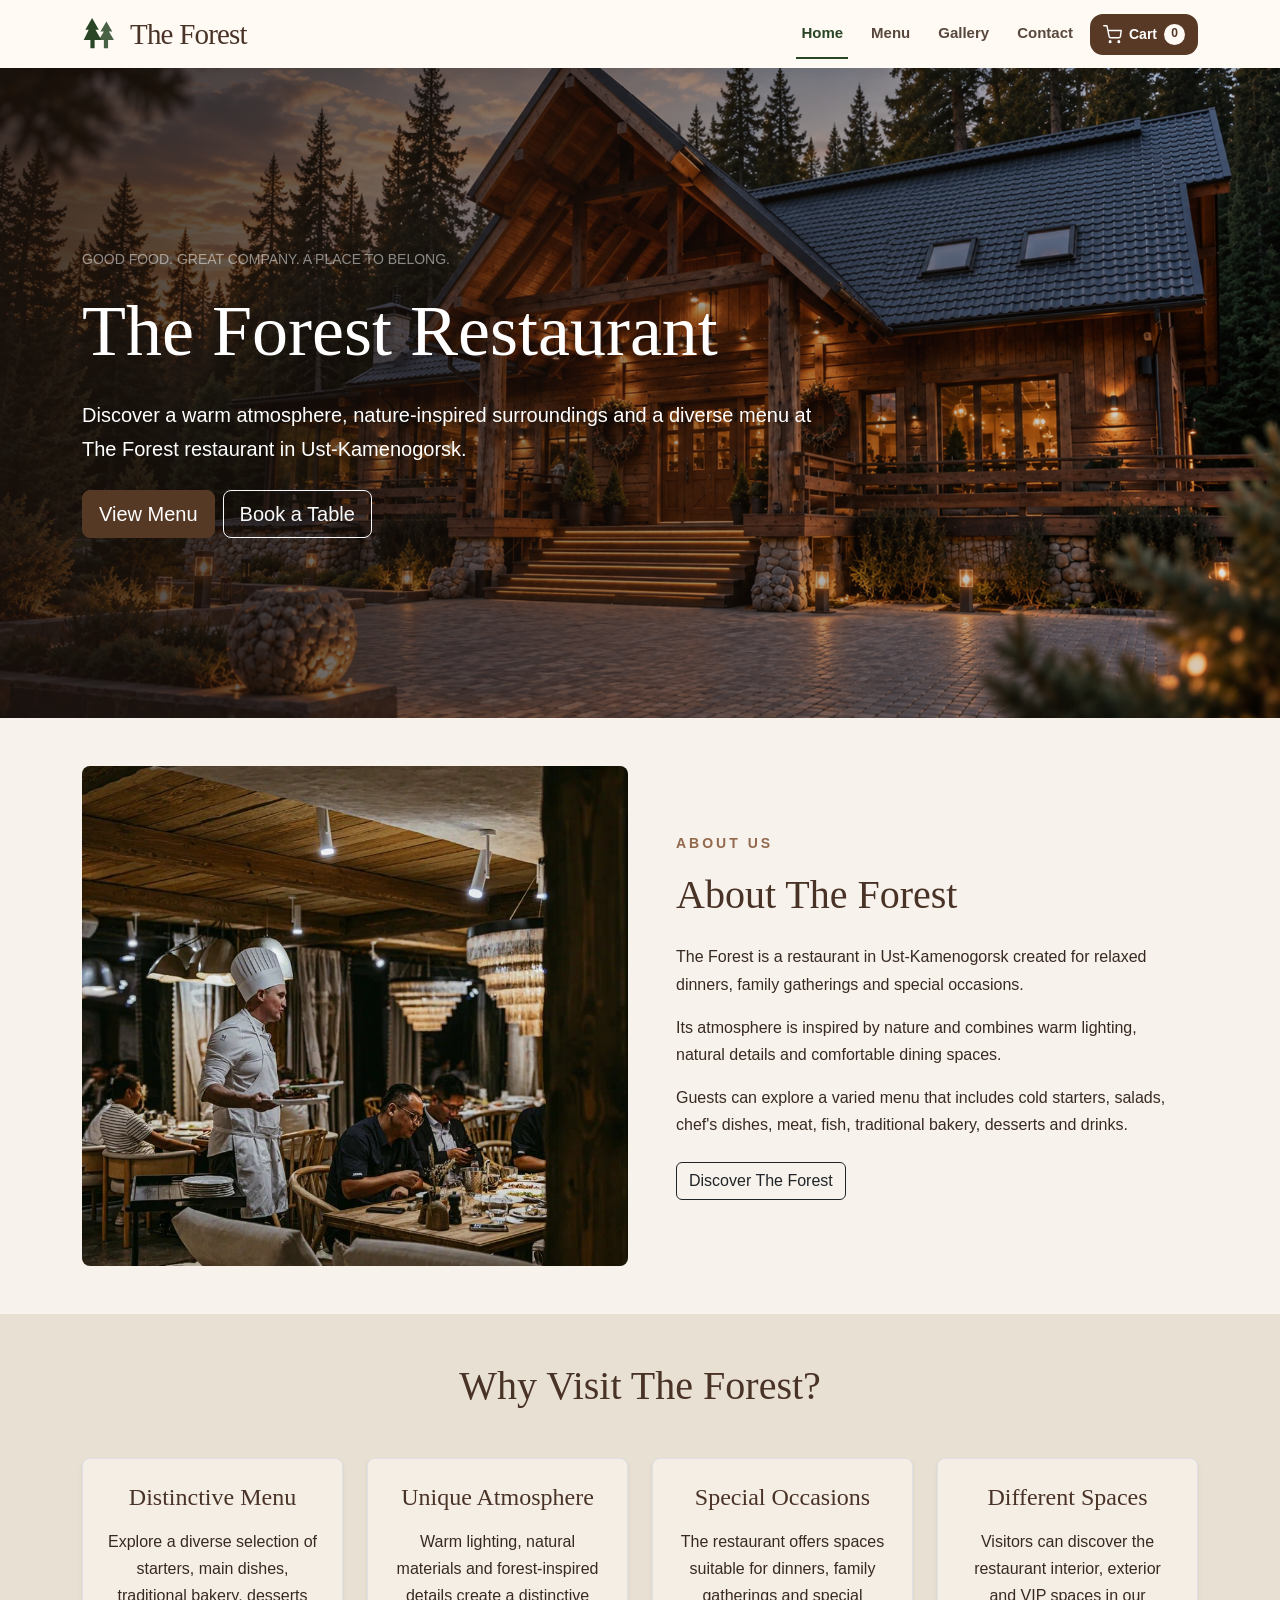
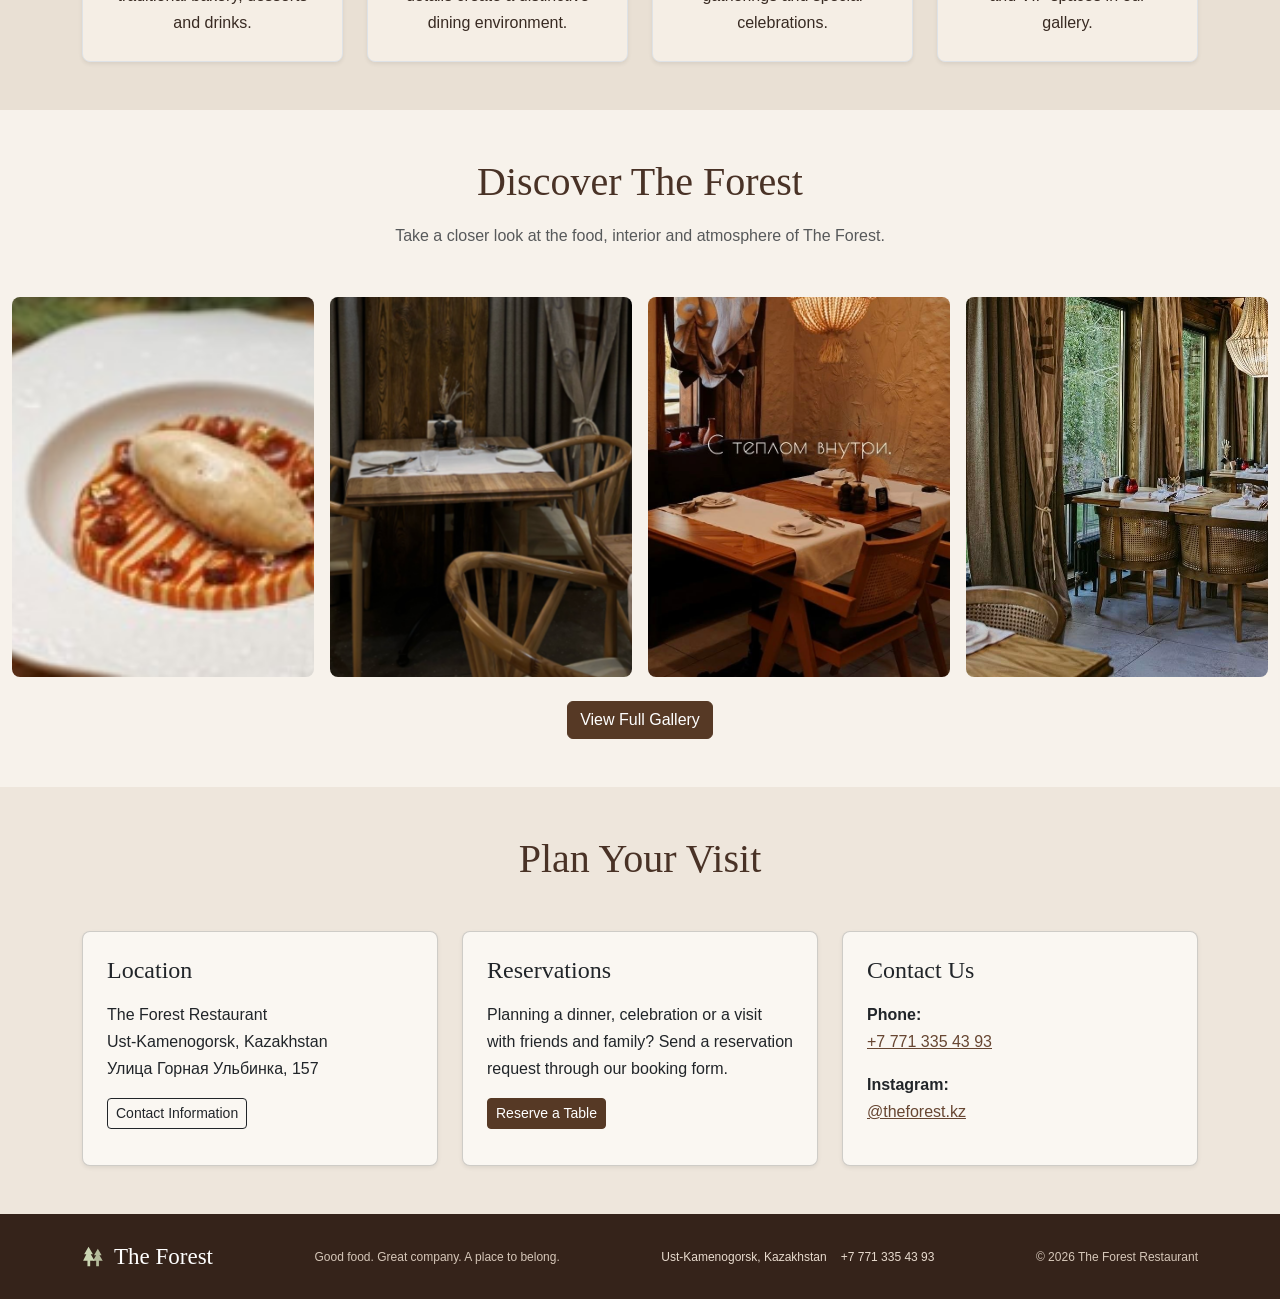
<file: index.html>
<!DOCTYPE html>
<html lang="en">

<head>
    <meta charset="UTF-8">
    <meta name="viewport" content="width=device-width, initial-scale=1.0">

    <meta name="description"
          content="The Forest restaurant in Ust-Kamenogorsk. Discover our menu, atmosphere, gallery and reservation information.">
    <meta name="author" content="Baktiyarova Aruzhan">

    <title>The Forest | Home</title>

    
    <link href="https://cdn.jsdelivr.net/npm/bootstrap@5.3.8/dist/css/bootstrap.min.css"
          rel="stylesheet">

   
    <link rel="stylesheet" href="style.css">

    <link rel="icon" href="images/your-logo.png" type="image/png">
</head>

<body id="top">


<header class="site-header sticky-top">
    <nav class="navbar navbar-expand-lg forest-navbar"
         aria-label="Main navigation">

        <div class="container">

            <a class="navbar-brand forest-brand" href="index.html">
                
<svg class="forest-logo"
     width="37" height="38"
     viewBox="0 0 44 44"
     fill="none"
     aria-hidden="true">
    <path d="M12 3 4 17h4L2 29h8v10h5V29h8l-7-12h4L12 3Z"
          fill="currentColor"/>
    <path d="m29 7-7 12h4l-6 10h6v10h5V29h7l-6-10h4L29 7Z"
          fill="currentColor" opacity=".85"/>
</svg>

                <span>The Forest</span>
            </a>

            <div class="site-header-actions order-lg-3">

                <a href="menu.html#forest-cart"
                   class="btn header-cart"
                   aria-label="Open shopping cart">

                    
<svg width="19" height="19"
     viewBox="0 0 24 24"
     fill="none"
     stroke="currentColor"
     stroke-width="1.8"
     stroke-linecap="round"
     stroke-linejoin="round"
     aria-hidden="true">
    <circle cx="9" cy="21" r="1"/>
    <circle cx="20" cy="21" r="1"/>
    <path d="M1 1h4l2.7 13.4a2 2 0 0 0 2 1.6H20a2 2 0 0 0 2-1.6l1-7.4H6"/>
</svg>
<span>Cart</span>


                    <span id="cart-count" class="cart-count">
                        0
                    </span>
                </a>

                <button class="navbar-toggler"
                        type="button"
                        data-bs-toggle="collapse"
                        data-bs-target="#forest-navigation"
                        aria-controls="forest-navigation"
                        aria-expanded="false"
                        aria-label="Toggle navigation">

                    <span class="navbar-toggler-icon"></span>
                </button>

            </div>

            <div class="collapse navbar-collapse order-lg-2"
                 id="forest-navigation">

                <div class="navbar-nav ms-lg-auto">

                    <a class="nav-link" href="index.html">
                        Home
                    </a>

                    <a class="nav-link" href="menu.html">
                        Menu
                    </a>

                    <a class="nav-link" href="gallery.html">
                        Gallery
                    </a>

                    <a class="nav-link" href="contact.html">
                        Contact
                    </a>

                </div>
            </div>

        </div>
    </nav>
</header>


    <main>

        <section class="hero d-flex align-items-center py-5 text-white">
            <div class="container">
                <div class="row">
                    <div class="col-12 col-md-8">

                        <p class="small text-uppercase text-white-50 mb-3">
                            Good food. Great company. A place to belong.
                        </p>

                        <h1 class="display-2 fw-normal text-white mb-4">
                            The Forest Restaurant
                        </h1>

                        <p class="lead text-white mb-4">
                            Discover a warm atmosphere,
                            nature-inspired surroundings and a diverse
                            menu at The Forest restaurant in
                            Ust-Kamenogorsk.
                        </p>

                        <div class="d-flex flex-wrap gap-2">
                            <a href="menu.html"
                               class="btn btn-forest btn-lg">
                                View Menu
                            </a>

                            <a href="contact.html#reservation"
                               class="btn btn-outline-light btn-lg">
                                Book a Table
                            </a>
                        </div>

                    </div>
                </div>
            </div>
        </section>

      
        <section class="about py-5">
            <div class="container">
                <div class="row align-items-center g-4">

                    <div class="col-12 col-md-6">
                        <img src="images/interior.jpg"
                             class="img-fluid w-100 rounded-3 about-image"
                             alt="Dining area inside The Forest restaurant">
                    </div>

                    


                    <div class="col-12 col-md-6">
                        <div class="p-3 p-lg-4">

                            <p class="section-name small text-uppercase fw-bold mb-3">
                                ABOUT US
                            </p>

                            <h2 class="display-6 mb-4">
                                About The Forest
                            </h2>

                            <p>
                                The Forest is a restaurant in
                                Ust-Kamenogorsk created for relaxed
                                dinners, family gatherings and special
                                occasions.
                            </p>

                            <p>
                                Its atmosphere is inspired by nature
                                and combines warm lighting, natural
                                details and comfortable dining spaces.
                            </p>

                            <p>
                                Guests can explore a varied menu that
                                includes cold starters, salads,
                                chef's dishes, meat, fish,
                                traditional bakery, desserts and drinks.
                            </p>

                            <a href="gallery.html"
                               class="btn btn-outline-dark mt-2">
                                Discover The Forest
                            </a>

                        </div>
                    </div>

                </div>
            </div>
        </section>

    
        <section class="why py-5">
            <div class="container">

                <h2 class="display-6 text-center mb-5">
                    Why Visit The Forest?
                </h2>

                <div class="row g-4">

                    <div class="col-12 col-md-6 col-lg-3">
                        <article class="reason-card h-100 p-4 border rounded-3 text-center shadow-sm">
                            <h3 class="fs-4 mb-3">
                                Distinctive Menu
                            </h3>
                            <p class="mb-0">
                                Explore a diverse selection of starters,
                                main dishes, traditional bakery,
                                desserts and drinks.
                            </p>
                        </article>
                    </div>

                    <div class="col-12 col-md-6 col-lg-3">
                        <article class="reason-card h-100 p-4 border rounded-3 text-center shadow-sm">
                            <h3 class="fs-4 mb-3">
                                Unique Atmosphere
                            </h3>
                            <p class="mb-0">
                                Warm lighting, natural materials and
                                forest-inspired details create a
                                distinctive dining environment.
                            </p>
                        </article>
                    </div>

                    <div class="col-12 col-md-6 col-lg-3">
                        <article class="reason-card h-100 p-4 border rounded-3 text-center shadow-sm">
                            <h3 class="fs-4 mb-3">
                                Special Occasions
                            </h3>
                            <p class="mb-0">
                                The restaurant offers spaces suitable
                                for dinners, family gatherings and
                                special celebrations.
                            </p>
                        </article>
                    </div>

                    <div class="col-12 col-md-6 col-lg-3">
                        <article class="reason-card h-100 p-4 border rounded-3 text-center shadow-sm">
                            <h3 class="fs-4 mb-3">
                                Different Spaces
                            </h3>
                            <p class="mb-0">
                                Visitors can discover the restaurant
                                interior, exterior and VIP spaces
                                in our gallery.
                            </p>
                        </article>
                    </div>

                </div>
            </div>
        </section>

  
        <section class="gallery-preview py-5">
            <div class="container-fluid">

                <h2 class="display-6 text-center mb-3">
                    Discover The Forest
                </h2>

                <p class="text-center text-muted mb-5">
                    Take a closer look at the food,
                    interior and atmosphere of The Forest.
                </p>

                <div class="row g-3">

                    <div class="col-12 col-md-6 col-lg-3">
                        <img src="images/gallery1.jpg"
                             class="img-fluid w-100 rounded-3 gallery-image"
                             alt="Dish served at The Forest restaurant">
                    </div>

                    <div class="col-12 col-md-6 col-lg-3">
                        <img src="images/gallery2.png"
                             class="img-fluid w-100 rounded-3 gallery-image"
                             alt="Interior of The Forest restaurant">
                    </div>

                    <div class="col-12 col-md-6 col-lg-3">
                        <img src="images/gallery3.jpg"
                             class="img-fluid w-100 rounded-3 gallery-image"
                             alt="Table setting at The Forest restaurant">
                    </div>

                    <div class="col-12 col-md-6 col-lg-3">
                        <img src="images/gallery4.jpg"
                             class="img-fluid w-100 rounded-3 gallery-image"
                             alt="Dining space at The Forest restaurant">
                    </div>

                </div>

                <div class="text-center mt-4">
                    <a href="gallery.html" class="btn btn-forest">
                        View Full Gallery
                    </a>
                </div>

            </div>
        </section>

   
        <section class="visit py-5">
            <div class="container">

                <h2 class="display-6 text-center mb-5">
                    Plan Your Visit
                </h2>

                <div class="row g-4">

                    <!-- LOCATION -->
                    <div class="col-12 col-md-6 col-lg-4">
                        <div class="card h-100 rounded-3 shadow-sm">
                            <div class="card-body p-4">

                                <h3 class="card-title fs-4 mb-3">
                                    Location
                                </h3>

                                <p class="card-text">
                                    The Forest Restaurant<br>
                                    Ust-Kamenogorsk, Kazakhstan<br>
                                    Улица Горная Ульбинка, 157
                                </p>

                                <a href="contact.html"
                                   class="btn btn-outline-dark btn-sm">
                                    Contact Information
                                </a>

                            </div>
                        </div>
                    </div>

                    <!-- RESERVATIONS -->
                    <div class="col-12 col-md-6 col-lg-4">
                        <div class="card h-100 rounded-3 shadow-sm">
                            <div class="card-body p-4">

                                <h3 class="card-title fs-4 mb-3">
                                    Reservations
                                </h3>

                                <p class="card-text">
                                    Planning a dinner, celebration
                                    or a visit with friends and family?
                                    Send a reservation request through
                                    our booking form.
                                </p>

                                <a href="contact.html#reservation"
                                   class="btn btn-forest btn-sm">
                                    Reserve a Table
                                </a>

                            </div>
                        </div>
                    </div>

                    <!-- CONTACT -->
                    <div class="col-12 col-md-12 col-lg-4">
                        <div class="card h-100 rounded-3 shadow-sm">
                            <div class="card-body p-4">

                                <h3 class="card-title fs-4 mb-3">
                                    Contact Us
                                </h3>

                                <div class="row">

                                    <div class="col-12">
                                        <p>
                                            <strong>Phone:</strong><br>
                                            <a href="tel:+77713354393">
                                                +7 771 335 43 93
                                            </a>
                                        </p>
                                    </div>

                                    <div class="col-12">
                                        <p>
                                            <strong>Instagram:</strong><br>
                                            <a href="https://www.instagram.com/theforest.kz/"
                                               target="_blank"
                                               rel="noopener noreferrer">
                                                @theforest.kz
                                            </a>
                                        </p>
                                    </div>

                                </div>

                            </div>
                        </div>
                    </div>

                </div>
            </div>
        </section>

    </main>



<footer class="forest-footer">
    <div class="container footer-inner">

        <div class="footer-brand">
            <svg class="forest-logo" width="25" height="25" viewBox="0 0 44 44" fill="none" aria-hidden="true">
                <path d="M12 3 4 17h4L2 29h8v10h5V29h8l-7-12h4L12 3Z" fill="currentColor"/>
                <path d="m29 7-7 12h4l-6 10h6v10h5V29h7l-6-10h4L29 7Z" fill="currentColor" opacity=".85"/>
            </svg>
            <span>The Forest</span>
        </div>

        <p class="footer-caption">
            Good food. Great company. A place to belong.
        </p>

        <div class="footer-meta">
            <span>Ust-Kamenogorsk, Kazakhstan</span>
            <a href="tel:+77713354393">+7 771 335 43 93</a>
        </div>

        <p class="footer-copyright">
            &copy; 2026 The Forest Restaurant
        </p>

    </div>
</footer>

<script src="https://code.jquery.com/jquery-3.7.1.min.js"></script>
<script src="https://cdn.jsdelivr.net/npm/bootstrap@5.3.8/dist/js/bootstrap.bundle.min.js"></script>
<script src="js/site.js"></script>
</body>
</html>
</file>
<file: style.css>
body {
    background: #f4efe7;
    color: #382a22;
    font-family: Arial, Helvetica, sans-serif;
    line-height: 1.7;
}

h1, h2, h3, .navbar-brand {
    font-family: Georgia, "Times New Roman", serif;
    color: #493226;
}

.navbar {
    background: #f8f4ed;
}

.navbar-brand, .nav-link {
    color: #493226;
}

.nav-link:hover, .navbar-brand:hover {
    color: #795844;
}

.btn-forest {
    background: #563925;
    border-color: #563925;
    color: #fff;
}

.btn-forest:hover {
    background: #3f2a20;
    border-color: #3f2a20;
    color: #fff;
}

.hero, .menu-hero, .gallery-hero, .contact-hero {
    background-size: cover;
    background-position: center;
}

.hero {
    min-height: 650px;
    background-image: linear-gradient(90deg, rgba(26,17,12,.82), rgba(26,17,12,.45), rgba(26,17,12,.1)), url("images/hero.png");
}

.menu-hero {
    min-height: 570px;
    background-image: linear-gradient(90deg, rgba(26,17,12,.84), rgba(26,17,12,.45), rgba(26,17,12,.1)), url("images/menu-hero.png");
}

.gallery-hero {
    min-height: 570px;
    background-image: linear-gradient(90deg, rgba(26,17,12,.82), rgba(26,17,12,.42), rgba(26,17,12,.1)), url("images/gallery2.png");
}

.contact-hero {
    min-height: 500px;
    background-image: linear-gradient(90deg, rgba(26,17,12,.84), rgba(26,17,12,.45), rgba(26,17,12,.12)), url("images/hero.png");
}

.section-name {
    color: #93694e;
    letter-spacing: 3px;
}

.about, .gallery-preview, .gallery-section, .exterior-section, .contact-info, .menu-section {
    background: #f7f2eb;
}

.why, .vip-section, .menu-categories, .reservation-section {
    background: #e9e0d4;
}

.visit, .menu-section.menu-light {
    background: #eee6dc;
}

.about-image {
    height: 500px;
    object-fit: cover;
}

.gallery-image {
    height: 380px;
    object-fit: cover;
    transition: transform .2s;
}

.gallery-image:hover {
    transform: scale(1.02);
}

.gallery-card img {
    height: 430px;
    object-fit: cover;
}

.exterior-image {
    height: 480px;
    object-fit: cover;
}

.contact-image {
    height: 550px;
    object-fit: cover;
}

.reason-card {
    background: #f5eee5;
    transition: transform .2s;
}

.gallery-card, .visit .card {
    background: #faf7f2;
    transition: transform .2s;
}

.reason-card:hover, .gallery-card:hover, .visit .card:hover {
    transform: translateY(-4px);
}

.menu-table {
    --bs-table-bg: #faf7f2;
    --bs-table-color: #56473e;
    --bs-table-border-color: #ddd2c6;
}

.menu-table thead {
    --bs-table-bg: #493226;
    --bs-table-color: #fff;
}

.menu-table th:last-child, .menu-table td:last-child {
    width: 150px;
    text-align: right;
}

.back-link, .contact-item a, .visit a:not(.btn) {
    color: #674632;
}

.reservation-form {
    background: #faf7f2;
}

.reservation-form .form-control:focus, .reservation-form .form-select:focus {
    border-color: #795844;
    box-shadow: 0 0 0 .15rem rgba(121,88,68,.15);
}

.final-section {
    min-height: 360px;
    background: #2c1d15;
}

.final-section .lead {
    max-width: 650px;
}

footer {
    background: #2c1e17;
    color: #d9cec5;
}

footer a {
    color: inherit;
    text-decoration: none;
}

footer a:hover {
    color: #fff;
    text-decoration: underline;
}

.hidden {
    display: none;
}

.active {
    font-weight: bold;
}

.selected {
    border: 2px solid #795844;
}

.error {
    color: #b42318;
}

.success {
    color: #2f6b3b;
}

:root {
    --forest-paper: #fffdf9;
    --forest-brown: #493226;
    --forest-muted: #78675c;
    --forest-line: #e9dfd3;
    --forest-main: #493226;
    --forest-dark: #35231a;
    --forest-green: #294526;
    --forest-cream: #fffaf4;
    --forest-border: #e9dfd3;
}

html {
    scroll-behavior: smooth;
}

.menu-page {
    background: var(--forest-cream);
    color: var(--forest-brown);
    line-height: 1.55;
}

.menu-page main {
    background: radial-gradient(ellipse at 0% 25%, rgba(229,218,201,.24), transparent 32%), radial-gradient(ellipse at 100% 90%, rgba(216,224,193,.2), transparent 38%), var(--forest-cream);
}

.menu-page h1, .menu-page h2, .menu-page h3 {
    font-family: Georgia, "Times New Roman", serif;
    color: var(--forest-brown);
}

.menu-page .site-header {
    z-index: 1030;
    box-shadow: 0 1px 12px rgba(34,24,19,.06);
}

.menu-page .forest-navbar {
    padding: 8px 0;
    background: rgba(255,251,245,.98);
}

.menu-page .forest-navbar .container {
    gap: 12px;
}

.menu-page .forest-brand {
    display: inline-flex;
    align-items: center;
    gap: 11px;
    font-size: 29px;
    font-weight: 500;
    letter-spacing: -.8px;
    color: var(--forest-brown);
    margin: 0;
    padding: 2px 0;
}

.menu-page .forest-brand .forest-logo {
    flex-shrink: 0;
    color: var(--forest-green);
}

.menu-page .forest-brand:hover {
    color: var(--forest-brown);
}

.menu-page .navbar-nav {
    gap: 18px;
    align-items: center;
}

.menu-page .navbar-nav .nav-link {
    font-size: 15px;
    font-weight: 600;
    padding: 14px 5px;
    color: #58473c;
    border-bottom: 2px solid transparent;
}

.menu-page .navbar-nav .nav-link:hover,
.menu-page .navbar-nav .nav-link.active {
    color: var(--forest-green);
}

.menu-page .navbar-nav .nav-link.active {
    border-bottom-color: var(--forest-green);
}

.menu-page .site-header-actions {
    display: flex;
    align-items: center;
    gap: 10px;
    margin-left: auto;
}

.menu-page .header-cart {
    display: inline-flex;
    align-items: center;
    justify-content: center;
    gap: 7px;
    min-height: 41px;
    padding: 8px 13px;
    border: 0;
    border-radius: 13px;
    color: #fff;
    background: #573925;
    font-weight: 600;
    font-size: 14px;
}

.menu-page .header-cart:hover,
.menu-page .header-cart:focus-visible {
    background: #3f2a20;
    color: #fff;
}

.menu-page .cart-count {
    display: inline-flex;
    align-items: center;
    justify-content: center;
    min-width: 21px;
    height: 21px;
    border-radius: 50%;
    background: #fffaf4;
    color: #503527;
    font-size: 12px;
}

.menu-page .navbar-toggler {
    border-color: #d7c8b8;
    padding: 7px;
}

.menu-page .navbar-toggler:focus {
    box-shadow: 0 0 0 .18rem rgba(41,69,38,.2);
}

.menu-page .menu-hero {
    min-height: 225px;
    display: flex;
    align-items: center;
    background-image: linear-gradient(90deg, rgba(21,19,14,.88) 0%, rgba(29,24,16,.64) 51%, rgba(21,19,14,.12) 100%), url("images/menu-hero.png");
    background-position: center 49%;
    background-size: cover;
    padding: 36px 0 40px;
}

.menu-page .menu-hero-content {
    color: #fff;
}

.menu-page .hero-eyebrow {
    margin: 0 0 11px;
    font-size: 11px;
    font-weight: 700;
    letter-spacing: 2.8px;
    color: #ead5b8;
}

.menu-page .hero-eyebrow span {
    margin: 0 11px;
    color: #cfb68b;
}

.menu-page .menu-hero h1 {
    color: #fff;
    font-size: clamp(36px, 4vw, 55px);
    font-weight: 500;
    line-height: 1.12;
    margin: 0 0 13px;
}

.menu-page .menu-hero p:last-child {
    font-size: 15px;
    max-width: 540px;
    margin: 0;
    color: #f3eae0;
}

.menu-page .menu-categories {
    background: transparent;
    padding: 42px 0 20px;
}

.menu-page .menu-intro {
    margin-bottom: 26px;
}

.menu-page .section-name {
    color: #866449;
    font-size: 11px;
    font-weight: 700;
    letter-spacing: 3.5px;
    margin: 0 0 8px;
}

.menu-page .menu-intro h2 {
    font-size: clamp(32px, 3.1vw, 43px);
    line-height: 1.14;
    margin: 0 0 8px;
}

.menu-page .menu-intro-description {
    color: var(--forest-muted);
    font-size: 15px;
    margin: 0;
}

.menu-page .menu-tools {
    margin-bottom: 10px;
}

.menu-page .menu-search-wrap {
    position: relative;
}

.menu-page .menu-search-icon {
    position: absolute;
    left: 16px;
    top: 50%;
    transform: translateY(-50%);
    pointer-events: none;
    color: #89776d;
}

.menu-page #menu-search,
.menu-page #menu-sort {
    min-height: 46px;
    border: 1px solid #e3d9cc;
    background-color: var(--forest-paper);
    border-radius: 10px;
    box-shadow: 0 2px 7px rgba(55,40,30,.035);
    color: #4a392e;
    font-size: 14px;
}

.menu-page #menu-search {
    padding: 10px 16px 10px 49px;
}

.menu-page #menu-search::placeholder {
    color: #968a80;
}

.menu-page #menu-sort {
    padding: 10px 42px 10px 15px;
}

.menu-page #menu-search:focus,
.menu-page #menu-sort:focus {
    border-color: #889b76;
    box-shadow: 0 0 0 .2rem rgba(41,69,38,.12);
}

.menu-page .search-feedback {
    margin: 0;
    min-height: 18px;
    font-size: 13px;
    color: var(--forest-muted);
}

.menu-page .menu-category-links {
    display: flex;
    flex-wrap: wrap;
    align-items: center;
    justify-content: center;
    gap: 9px;
    margin: 9px auto 0;
    max-width: 1160px;
}

.menu-page .menu-category-link {
    display: inline-flex;
    align-items: center;
    justify-content: center;
    min-height: 38px;
    padding: 8px 15px;
    text-decoration: none;
    background: transparent;
    border: 1px solid #d6c8b6;
    border-radius: 10px;
    color: #614e41;
    font-size: 13px;
    font-weight: 600;
    line-height: 1.25;
}

.menu-page .menu-category-link:hover,
.menu-page .menu-category-link.is-active {
    background: var(--forest-green);
    border-color: var(--forest-green);
    color: #fff;
}

.menu-page .menu-category-link.has-no-matches {
    opacity: .42;
}

.menu-page .menu-section {
    padding: 20px 0 26px;
    background: transparent !important;
    scroll-margin-top: 88px;
}

.menu-page .menu-section-heading {
    display: flex;
    justify-content: space-between;
    align-items: baseline;
    gap: 12px;
    padding: 0 2px 12px;
    margin: 8px 0 4px;
    border-bottom: 1px solid rgba(90,66,50,.12);
}

.menu-page .category-heading {
    font-size: clamp(26px, 2.6vw, 35px);
    font-weight: 500;
    margin: 0;
    line-height: 1.25;
}

.menu-page .category-count {
    white-space: nowrap;
    font-size: 12px;
    color: #89796d;
}

.menu-page .dish-grid {
    margin-top: 5px;
}

.menu-page .dish-column {
    display: flex;
}

.menu-page .dish-card {
    display: flex;
    flex-direction: column;
    width: 100%;
    height: 100%;
    background: var(--forest-paper);
    border: 1px solid var(--forest-line);
    border-radius: 13px;
    overflow: hidden;
    box-shadow: 0 4px 13px rgba(61,46,35,.065);
    transition: transform .2s ease, box-shadow .2s ease;
}

.menu-page .dish-card:hover {
    transform: translateY(-3px);
    box-shadow: 0 9px 22px rgba(61,46,35,.105);
}

.menu-page .dish-photo {
    position: relative;
    width: 100%;
    height: 200px;
    min-height: 200px;
    flex: 0 0 200px;
    aspect-ratio: auto;
    overflow: hidden;
    background: #e6e0d4;
}

.menu-page .dish-photo img {
    position: absolute;
    inset: 0;
    display: block;
    width: 100%;
    height: 100%;
    object-fit: cover;
    object-position: center;
}

.menu-page .dish-photo-fallback {
    position: absolute;
    inset: 0;
    display: flex;
    align-items: center;
    justify-content: center;
    color: #8b8279;
    font-size: 13px;
    background: linear-gradient(135deg, #e8e0d4, #f5eee3);
}

.menu-page .dish-information {
    display: flex;
    flex-direction: column;
    flex: 1;
    gap: 12px;
    padding: 15px 17px;
}

.menu-page .dish-name {
    flex: 0 0 auto;
    font-size: 17px;
    font-weight: 500;
    line-height: 1.4;
    margin: 0;
    overflow-wrap: anywhere;
}

.menu-page .dish-bottom {
    display: flex;
    align-items: center;
    justify-content: space-between;
    gap: 12px;
    margin-top: auto;
}

.menu-page .dish-price {
    font-weight: 700;
    font-size: 16px;
    white-space: nowrap;
}

.menu-page .add-to-cart {
    background: #563925;
    color: #fff;
    border-radius: 8px;
    padding: 8px 12px;
    white-space: nowrap;
    font-size: 12px;
    border: 1px solid #563925;
    font-weight: 600;
}

.menu-page .add-to-cart:hover,
.menu-page .add-to-cart:focus-visible {
    background: #2c4929;
    border-color: #2c4929;
    color: #fff;
}

.menu-page .dish-feedback {
    margin: -4px 0 0;
    color: #3b6d38;
    font-size: 12px;
}

.menu-page .dish-feedback:empty {
    display: none;
}

.menu-page .menu-table {
    margin-top: 16px;
}

.forest-cart-panel {
    --bs-offcanvas-width: min(420px, 100vw);
    background: #fffaf4;
    color: #493226;
}

.forest-cart-panel .offcanvas-header {
    border-bottom: 1px solid #ede2d5;
    padding: 24px 24px 19px;
}

.forest-cart-panel .offcanvas-title {
    font-family: Georgia, serif;
    font-size: 31px;
}

.forest-cart-panel .cart-eyebrow {
    font-size: 10px;
    letter-spacing: 2.6px;
    margin: 0 0 4px;
    color: #92745b;
}

.forest-cart-panel .offcanvas-body {
    padding: 20px 24px;
}

.forest-cart-panel .cart-item {
    display: flex;
    align-items: start;
    gap: 12px;
    padding: 14px 0;
    border-bottom: 1px solid #e9ded1;
}

.forest-cart-panel .cart-item-photo {
    width: 75px;
    height: 67px;
    object-fit: cover;
    border-radius: 8px;
    background: #ede5d9;
    flex-shrink: 0;
}

.forest-cart-panel .cart-item-details {
    flex: 1;
    min-width: 0;
}

.forest-cart-panel .cart-item-title {
    font-family: Georgia, serif;
    font-size: 16px;
    line-height: 1.25;
    margin: 0 0 6px;
}

.forest-cart-panel .cart-item-price {
    margin: 0 0 10px;
    font-size: 14px;
    font-weight: 700;
}

.forest-cart-panel .cart-item-actions {
    display: flex;
    align-items: center;
    gap: 10px;
    flex-wrap: wrap;
}

.forest-cart-panel .cart-quantity-button {
    border: 1px solid #d9c8b7;
    border-radius: 7px;
    min-width: 29px;
    min-height: 29px;
    background: #fff;
    color: #493226;
    font-size: 13px;
}

.forest-cart-panel .cart-quantity-button[data-action="remove"] {
    padding: 4px 8px;
    margin-left: 3px;
    color: #9d5147;
}

.forest-cart-panel .cart-item-quantity {
    font-size: 14px;
    font-weight: 700;
}

.forest-cart-panel .cart-summary {
    border-top: 1px solid #ded3c5;
    padding-top: 15px;
}

.forest-cart-panel .cart-total-row {
    display: flex;
    justify-content: space-between;
    gap: 12px;
    margin: 0 0 9px;
    font-size: 14px;
}

.forest-cart-panel .cart-total-strong {
    font-family: Georgia, serif;
    font-size: 21px;
    font-weight: 700;
    margin-top: 15px;
}

.forest-cart-panel .btn-forest {
    border-radius: 9px;
    padding: 11px 13px;
}

.forest-cart-panel .cart-notice {
    color: #356c3a;
    font-size: 13px;
    margin: 10px 0 0;
    min-height: 8px;
}

.forest-cart-panel .cart-empty {
    text-align: center;
    padding: 65px 0;
    color: #796a5d;
}

.forest-cart-panel .cart-empty-icon {
    color: #57734f;
    font-size: 28px;
}

.forest-cart-panel .cart-empty h3 {
    font-size: 23px;
    margin-top: 8px;
}

.forest-cart-panel .cart-empty p {
    font-size: 14px;
}

.forest-cart-panel .clear-cart-button {
    background: none;
    border: 0;
    padding: 14px 0;
    text-decoration: underline;
    color: #a24640;
    font-size: 13px;
}

.menu-page .forest-footer {
    background: #35231a;
    color: #e8dbce;
    padding: 23px 0;
}

.menu-page .footer-inner {
    display: flex;
    flex-wrap: wrap;
    gap: 15px 24px;
    align-items: center;
    justify-content: space-between;
}

.menu-page .footer-brand {
    display: flex;
    align-items: center;
    gap: 8px;
    font: 23px Georgia, serif;
    color: #fff;
}

.menu-page .footer-brand svg {
    height: 24px;
    width: 24px;
    color: #cbd6b3;
}

.menu-page .footer-caption,
.menu-page .footer-copyright {
    margin: 0;
    font-size: 12px;
    color: #d6c7b9;
}

.menu-page .footer-meta {
    display: flex;
    gap: 14px;
    flex-wrap: wrap;
    font-size: 12px;
}

.menu-page .footer-meta a {
    color: inherit;
}

@media (max-width: 991.98px) {
    .menu-page .navbar-collapse {
        order: 4;
        flex-basis: 100%;
    }

    .menu-page .navbar-nav {
        align-items: stretch;
        gap: 0;
        padding: 9px 0 2px;
    }

    .menu-page .navbar-nav .nav-link {
        padding: 9px 8px;
        border-bottom: 0;
    }

    .menu-page .navbar-nav .nav-link.active {
        background: #eef1e7;
        border-radius: 7px;
    }

    .menu-page .menu-hero {
        min-height: 205px;
    }

    .menu-page .menu-category-links {
        gap: 8px;
    }

    .menu-page .forest-footer .footer-inner {
        justify-content: center;
        text-align: center;
    }
}

@media (max-width: 575.98px) {
    .menu-page .forest-brand {
        font-size: 24px;
        gap: 7px;
    }

    .menu-page .forest-brand .forest-logo {
        width: 28px;
        height: 29px;
    }

    .menu-page .header-cart {
        gap: 5px;
        padding: 7px 9px;
        font-size: 12px;
    }

    .menu-page .header-cart svg {
        width: 15px;
    }

    .menu-page .menu-hero {
        min-height: 192px;
        padding: 30px 0;
    }

    .menu-page .menu-hero h1 {
        font-size: 36px;
    }

    .menu-page .menu-categories {
        padding-top: 30px;
    }

    .menu-page .menu-category-links {
        justify-content: flex-start;
    }

    .menu-page .menu-category-link {
        font-size: 12px;
        padding: 7px 10px;
    }

    .menu-page .menu-section {
        padding: 12px 0 22px;
    }

    .menu-page .dish-photo {
        height: 190px;
        min-height: 190px;
        flex-basis: 190px;
    }

    .menu-page .dish-name {
        font-size: 17px;
    }

    .forest-cart-panel .offcanvas-body {
        padding: 17px;
    }
}

@media (prefers-reduced-motion: reduce) {
    html {
        scroll-behavior: auto;
    }

    .menu-page *,
    .forest-cart-panel * {
        transition-duration: .01ms !important;
    }
}

html,
body.menu-page {
    min-height: 100%;
}

body.menu-page {
    min-height: 100vh;
    display: flex;
    flex-direction: column;
}

body.menu-page > main {
    width: 100%;
    flex: 1 0 auto;
}

body.menu-page > footer {
    flex-shrink: 0;
    margin-top: auto;
}

.site-header {
    position: sticky;
    top: 0;
    z-index: 1030;
    background: var(--forest-cream);
    box-shadow: 0 1px 12px rgba(34, 24, 19, .06);
}

.site-header .forest-navbar {
    background: #fffaf4;
    padding: 8px 0;
}

.site-header .forest-navbar .container {
    gap: 12px;
}

.site-header .forest-brand {
    display: inline-flex;
    align-items: center;
    gap: 11px;
    margin: 0;
    padding: 2px 0;
    font-family: Georgia, "Times New Roman", serif;
    font-size: 29px;
    font-weight: 500;
    letter-spacing: -.8px;
    color: var(--forest-main);
    text-decoration: none;
    line-height: 1.2;
}

.site-header .forest-brand:hover {
    color: var(--forest-main);
}

.site-header .forest-logo {
    flex-shrink: 0;
    color: var(--forest-green);
}

.site-header span.forest-logo {
    font-size: 26px;
    line-height: 1;
}

.site-header .forest-brand .forest-logo {
    width: 37px;
    height: 38px;
    flex-shrink: 0;
}

.site-header .navbar-nav {
    display: flex;
    align-items: center;
    gap: 18px;
}

.site-header .navbar-nav .nav-link {
    font-family: Arial, Helvetica, sans-serif;
    font-size: 15px;
    font-weight: 600;
    padding: 14px 5px;
    color: #58473c;
    border-bottom: 2px solid transparent;
    transition: color .2s, border-color .2s;
    line-height: 1.3;
}

.site-header .navbar-nav .nav-link:hover {
    color: var(--forest-green);
}

.site-header .navbar-nav .nav-link.active {
    color: var(--forest-green);
    border-bottom-color: var(--forest-green);
}

.site-header .site-header-actions {
    display: flex;
    align-items: center;
    gap: 10px;
    margin-left: auto;
}

.site-header .header-cart {
    display: inline-flex;
    align-items: center;
    justify-content: center;
    gap: 7px;
    min-height: 41px;
    padding: 8px 13px;
    background: #573925;
    border: 0;
    border-radius: 13px;
    color: #fff;
    font-family: Arial, Helvetica, sans-serif;
    font-size: 14px;
    font-weight: 600;
    text-decoration: none;
    transition: background .2s;
    line-height: 1.3;
}

.site-header .header-cart:hover,
.site-header .header-cart:focus-visible {
    background: #3f2a20;
    color: #fff;
}

.site-header .cart-count {
    display: inline-flex;
    align-items: center;
    justify-content: center;
    min-width: 21px;
    height: 21px;
    padding: 0 4px;
    background: var(--forest-cream);
    border-radius: 50%;
    color: #503527;
    font-size: 12px;
    font-weight: 700;
}

.site-header .navbar-toggler {
    border: 1px solid #d7c8b8;
    border-radius: 8px;
    padding: 7px;
}

.site-header .navbar-toggler:focus {
    box-shadow: 0 0 0 .18rem rgba(41, 69, 38, .2);
}

.forest-footer {
    background: var(--forest-dark);
    color: #e8dbce;
    padding: 23px 0;
}

.forest-footer .footer-inner {
    display: flex;
    flex-wrap: wrap;
    align-items: center;
    justify-content: space-between;
    gap: 15px 24px;
}

.forest-footer .footer-brand {
    display: flex;
    align-items: center;
    gap: 8px;
    font-family: Georgia, "Times New Roman", serif;
    font-size: 23px;
    font-weight: 400;
    color: #fff;
}

.forest-footer .footer-brand .forest-logo {
    width: 24px;
    height: 24px;
    color: #cbd6b3;
}

.forest-footer .footer-brand svg {
    color: #cbd6b3;
}

.forest-footer .footer-caption,
.forest-footer .footer-copyright {
    margin: 0;
    font-family: Arial, Helvetica, sans-serif;
    font-size: 12px;
    line-height: 1.5;
    color: #d6c7b9;
}

.forest-footer .footer-meta {
    display: flex;
    flex-wrap: wrap;
    align-items: center;
    gap: 14px;
    font-family: Arial, Helvetica, sans-serif;
    font-size: 12px;
    line-height: 1.5;
    color: #e8dbce;
}

.forest-footer .footer-meta a {
    color: inherit;
    text-decoration: none;
    transition: color .2s;
}

.forest-footer .footer-meta a:hover {
    color: #fff;
    text-decoration: underline;
}

body {
    min-height: 100vh;
    display: flex;
    flex-direction: column;
}

body > main {
    flex: 1 0 auto;
    width: 100%;
}

body > footer {
    flex-shrink: 0;
    margin-top: auto;
}

@media (max-width: 991.98px) {
    .site-header .navbar-collapse {
        order: 4;
        flex-basis: 100%;
    }

    .site-header .navbar-nav {
        align-items: stretch;
        gap: 0;
        padding: 9px 0 2px;
    }

    .site-header .navbar-nav .nav-link {
        padding: 10px;
        border-bottom: 0;
    }

    .site-header .navbar-nav .nav-link.active {
        background: #eef1e7;
        border-radius: 7px;
    }

    .forest-footer .footer-inner {
        justify-content: center;
        text-align: center;
    }

    .forest-footer .footer-meta {
        justify-content: center;
    }
}

@media (max-width: 575.98px) {
    .site-header .forest-brand {
        font-size: 24px;
        gap: 7px;
    }

    .site-header .forest-brand svg {
        width: 28px;
        height: 29px;
    }

    .site-header .header-cart {
        gap: 5px;
        min-height: 38px;
        padding: 7px 10px;
        font-size: 12px;
    }

    .site-header .header-cart svg {
        width: 16px;
        height: 16px;
    }

    .site-header .cart-count {
        min-width: 19px;
        height: 19px;
        font-size: 11px;
    }

    .forest-footer {
        padding: 25px 15px;
    }

    .forest-footer .footer-inner {
        flex-direction: column;
        gap: 12px;
    }

    .forest-footer .footer-brand {
        font-size: 22px;
    }

    .forest-footer .footer-caption,
    .forest-footer .footer-copyright,
    .forest-footer .footer-meta {
        font-size: 12px;
    }
}

.menu-page .site-header,
.menu-page .forest-navbar {
    background-color: var(--forest-cream);
}

.menu-page .menu-category-link {
    transition: background .2s, color .2s;
}

.site-header a:focus-visible,
.site-header button:focus-visible,
.forest-footer a:focus-visible {
    outline: 2px solid #53734a;
    outline-offset: 3px;
}

@media (prefers-reduced-motion: reduce) {
    .site-header *,
    .forest-footer * {
        transition-duration: .01ms !important;
    }
}

.site-header .forest-navbar,
.menu-page .site-header .forest-navbar {
    background: #fffaf4;
    padding: 8px 0;
}

.site-header .forest-brand,
.menu-page .site-header .forest-brand {
    display: inline-flex;
    align-items: center;
    gap: 11px;
    font-size: 29px;
    font-weight: 500;
    letter-spacing: -0.8px;
    margin: 0;
    padding: 2px 0;
}

.site-header .navbar-nav,
.menu-page .site-header .navbar-nav {
    gap: 18px;
}

.site-header .navbar-nav .nav-link,
.menu-page .site-header .navbar-nav .nav-link {
    font-size: 15px;
    font-weight: 600;
    padding: 14px 5px;
}

@media (max-width: 991.98px) {
    .site-header .navbar-nav,
    .menu-page .site-header .navbar-nav {
        gap: 0;
    }

    .site-header .navbar-nav .nav-link,
    .menu-page .site-header .navbar-nav .nav-link {
        padding: 10px;
    }
}

@media (min-width: 992px) {
    .site-header .forest-navbar,
    .menu-page .site-header .forest-navbar {
        height: 68px;
        min-height: 68px;
        padding: 0;
    }

    .site-header .forest-navbar > .container,
    .menu-page .site-header .forest-navbar > .container {
        height: 100%;
    }
}

.contact-page .contact-main {
    background: #faf6ef;
    color: #493226;
}

.contact-page .contact-hero-redesign {
    min-height: 225px;
    padding: 42px 0;
    display: flex;
    align-items: center;
    background-image: linear-gradient(90deg, rgba(24,18,13,.88) 0%, rgba(28,21,16,.60) 47%, rgba(28,21,16,.08) 100%), url("images/hero.png");
    background-size: cover;
    background-position: center 51%;
}

.contact-page .contact-hero-label {
    color: #f4dbb8;
    font-size: 11px;
    font-weight: 700;
    letter-spacing: 3px;
    margin-bottom: 14px;
}

.contact-page .contact-hero-redesign h1 {
    font-family: Georgia, "Times New Roman", serif;
    color: white;
    font-size: clamp(38px, 4.1vw, 56px);
    font-weight: 500;
    line-height: 1.1;
    margin-bottom: 13px;
}

.contact-page .contact-hero-description {
    color: #f5ece4;
    font-size: 15px;
    line-height: 1.6;
    margin: 0;
}

.contact-page .contact-reservation-layout {
    background: radial-gradient(ellipse at 12% 5%, rgba(233,220,200,.5), transparent 50%), radial-gradient(ellipse at 100% 90%, rgba(215,224,198,.35), transparent 45%), #faf6ef;
    padding: 34px 0;
    scroll-margin-top: 80px;
}

.contact-page .contact-panel {
    background: #fffaf4;
    border: 1px solid #ebdfd2;
    border-radius: 16px;
    box-shadow: 0 5px 20px rgba(61,43,30,.075);
}

.contact-page .reservation-panel {
    padding: 28px 32px;
}

.contact-page .reservation-panel-heading {
    text-align: center;
    margin-bottom: 24px;
}

.contact-page .contact-eyebrow {
    color: #38542f;
    font-size: 11px;
    font-weight: 700;
    letter-spacing: 2.9px;
    margin-bottom: 9px;
}

.contact-page .reservation-panel-heading h2 {
    font-size: clamp(30px, 3vw, 39px);
    font-weight: 500;
    line-height: 1.2;
    color: #493226;
    margin-bottom: 9px;
}

.contact-page .reservation-panel-heading > p:last-child {
    color: #756359;
    font-size: 14px;
    line-height: 1.5;
    margin: 0;
}

.contact-page .contact-reservation-form {
    background: transparent;
}

.contact-page .contact-reservation-form .form-label {
    display: block;
    color: #493226;
    font-size: 14px;
    font-weight: 600;
    margin-bottom: 7px;
}

.contact-page .required-star {
    color: #b34b3e;
}

.contact-page .contact-reservation-form .form-control,
.contact-page .contact-reservation-form .form-select {
    min-height: 42px;
    border: 1px solid #dedbd7;
    border-radius: 8px;
    background: #fff;
    color: #493226;
    font-size: 14px;
    padding: 9px 12px;
    box-shadow: none;
}

.contact-page .contact-reservation-form .form-control::placeholder {
    color: #99918a;
}

.contact-page .contact-reservation-form .form-control:focus,
.contact-page .contact-reservation-form .form-select:focus {
    border-color: #5b7b51;
    box-shadow: 0 0 0 3px rgba(67,105,60,.12);
}

.contact-page .contact-reservation-form textarea.form-control {
    min-height: 86px;
    resize: vertical;
}

.contact-page .contact-reservation-form .is-invalid {
    border-color: #b42318;
}

.contact-page .contact-reservation-form .invalid-feedback {
    color: #b42318;
    font-size: 12px;
}

.contact-page .message-counter {
    text-align: right;
    color: #8b8178;
    font-size: 11px;
    margin-top: 5px;
}

.contact-page .reservation-submit-btn {
    width: 100%;
    min-height: 45px;
    display: flex;
    align-items: center;
    justify-content: center;
    gap: 10px;
    background: #563925;
    border: 1px solid #563925;
    border-radius: 9px;
    color: white;
    font-size: 15px;
    font-weight: 600;
    transition: background .2s, transform .2s;
}

.contact-page .reservation-submit-btn:hover {
    background: #36502e;
    border-color: #36502e;
    color: white;
    transform: translateY(-1px);
}

.contact-page .reservation-result:empty {
    display: none;
}

.contact-page .reservation-result {
    font-size: 13px;
    line-height: 1.6;
}

.contact-page .contact-sidebar {
    display: flex;
    flex-direction: column;
    gap: 18px;
}

.contact-page .preorder-panel,
.contact-page .contact-details-panel {
    padding: 22px 23px;
}

.contact-page .sidebar-heading {
    display: flex;
    align-items: center;
    justify-content: space-between;
    gap: 12px;
}

.contact-page .sidebar-title {
    display: flex;
    align-items: center;
    gap: 12px;
    min-width: 0;
}

.contact-page .sidebar-title svg {
    color: #38542f;
    flex-shrink: 0;
}

.contact-page .sidebar-title h2 {
    font-size: clamp(21px, 2vw, 25px);
    font-weight: 500;
    line-height: 1.2;
    margin: 0;
    color: #493226;
}

.contact-page .edit-order-link {
    color: #38542f;
    font-size: 12px;
    text-decoration: underline;
    white-space: nowrap;
}

.contact-page .edit-order-link:hover {
    color: #172f1a;
}

.contact-page .sidebar-description {
    margin: 7px 0 14px 37px;
    color: #76665a;
    font-size: 13px;
}

.contact-page .preorder-items {
    border-top: 1px solid #e9e0d5;
}

.contact-page .preorder-item {
    display: flex;
    align-items: center;
    gap: 12px;
    padding: 12px 0;
    border-bottom: 1px solid #e9e0d5;
}

.contact-page .preorder-thumbnail {
    width: 75px;
    height: 62px;
    flex: 0 0 75px;
    object-fit: cover;
    border-radius: 9px;
    background: #e9e2d5;
}

.contact-page .preorder-thumbnail-fallback {
    display: grid;
    place-items: center;
    color: #647a54;
    font-size: 22px;
}

.contact-page .preorder-item-details {
    flex: 1;
    min-width: 0;
}

.contact-page .preorder-item-name {
    color: #493226;
    font-size: 13px;
    font-weight: 600;
    line-height: 1.35;
    margin: 0 0 5px;
}

.contact-page .preorder-item-quantity {
    color: #8a796a;
    font-size: 12px;
    margin: 0;
}

.contact-page .preorder-item-price {
    font-size: 13px;
    font-weight: 700;
    white-space: nowrap;
    color: #493226;
}

.contact-page .preorder-empty {
    color: #89796d;
    font-size: 13px;
    text-align: center;
    padding: 24px 5px 15px;
}

.contact-page .preorder-empty a {
    color: #38542f;
    font-weight: 600;
}

.contact-page .preorder-totals {
    padding-top: 13px;
}

.contact-page .preorder-price-line {
    display: flex;
    justify-content: space-between;
    gap: 12px;
    color: #76685b;
    font-size: 12px;
    margin-bottom: 8px;
}

.contact-page .preorder-price-line strong {
    color: #493226;
}

.contact-page .preorder-grand-total {
    display: flex;
    justify-content: space-between;
    align-items: center;
    gap: 10px;
    margin: 13px 0 0;
    padding: 12px 13px;
    border-radius: 8px;
    background: #e8eadb;
    color: #334c2c;
    font-family: Georgia, serif;
    font-size: 18px;
    font-weight: 700;
}

.contact-page .preorder-grand-total strong {
    font-size: 21px;
    white-space: nowrap;
}

.contact-page .contact-details-panel .sidebar-heading {
    padding-bottom: 12px;
    border-bottom: 1px solid #e9e0d5;
}

.contact-page .detail-item {
    margin-bottom: 15px;
}

.contact-page .detail-item:last-child {
    margin-bottom: 0;
}

.contact-page .detail-label {
    display: block;
    color: #38542f;
    font-size: 11px;
    font-weight: 700;
    letter-spacing: .6px;
    margin-bottom: 4px;
}

.contact-page .detail-item p,
.contact-page .detail-item a {
    margin: 0;
    color: #493226;
    font-size: 13px;
    line-height: 1.6;
    overflow-wrap: anywhere;
}

.contact-page .detail-item a:hover {
    color: #38542f;
}

.contact-page .contact-map-card {
    padding: 7px;
    background: #f7f2e7;
    border: 1px solid #e5dbcc;
    border-radius: 12px;
    box-shadow: 0 3px 10px rgba(50,40,28,.055);
}

.contact-page .contact-map-card iframe {
    display: block;
    border: 0;
    width: 100%;
    height: 178px;
    border-radius: 8px;
}

.contact-page .map-link {
    display: block;
    width: 100%;
    margin-top: 8px;
    padding: 9px 8px;
    border-radius: 8px;
    background: #38542f;
    color: #fff;
    font-size: 12px;
    font-weight: 600;
    text-decoration: none;
}

.contact-page .map-link:hover {
    background: #253d22;
    color: #fff;
}

.contact-page .reservation-disclaimer {
    display: flex;
    align-items: center;
    justify-content: center;
    gap: 20px;
    max-width: 1080px;
    margin: 25px auto 0;
    padding: 15px 24px;
    background: #e9ebdd;
    border: 1px solid #e0e4d2;
    border-radius: 12px;
}

.contact-page .confirmation-symbol {
    display: grid;
    place-items: center;
    width: 38px;
    height: 38px;
    border: 2px solid #38542f;
    border-radius: 50%;
    color: #38542f;
    font-size: 23px;
    flex-shrink: 0;
}

.contact-page .reservation-disclaimer strong {
    color: #493226;
    font-family: Georgia, serif;
    font-size: 18px;
}

.contact-page .reservation-disclaimer p {
    margin: 3px 0 0;
    font-size: 12px;
    color: #75675c;
}

@media (max-width: 991.98px) {
    .contact-page .contact-sidebar {
        gap: 16px;
    }

    .contact-page .contact-hero-redesign {
        min-height: 205px;
    }
}

@media (max-width: 575.98px) {
    .contact-page .contact-hero-redesign {
        min-height: 205px;
        padding: 30px 0;
    }

    .contact-page .contact-hero-redesign h1 {
        font-size: 37px;
    }

    .contact-page .contact-reservation-layout {
        padding: 20px 0;
    }

    .contact-page .reservation-panel {
        padding: 23px 17px;
    }

    .contact-page .reservation-panel-heading h2 {
        font-size: 30px;
    }

    .contact-page .preorder-panel,
    .contact-page .contact-details-panel {
        padding: 20px 16px;
    }

    .contact-page .preorder-thumbnail {
        width: 60px;
        height: 55px;
        flex-basis: 60px;
    }

    .contact-page .reservation-disclaimer {
        align-items: flex-start;
        padding: 15px;
        gap: 12px;
    }
}

.back-to-top {
    position: fixed;
    right: 22px;
    bottom: 22px;
    z-index: 1020;
    display: grid;
    place-items: center;
    width: 48px;
    height: 48px;
    padding: 0;
    border: none;
    border-radius: 50%;
    background: #2c4929;
    color: #ffffff;
    font-size: 24px;
    cursor: pointer;
    box-shadow: 0 7px 17px rgba(34,37,24,.22);
    opacity: 0;
    visibility: hidden;
    transform: translateY(12px);
    transition: opacity .2s ease, transform .2s ease, visibility .2s ease, background .2s ease;
}

.back-to-top.is-visible {
    opacity: 1;
    visibility: visible;
    transform: translateY(0);
}

.back-to-top:hover {
    background: #213c21;
}

.back-to-top:focus-visible {
    outline: 3px solid #b8a16a;
    outline-offset: 3px;
}

@media (max-width: 576px) {
    .back-to-top {
        right: 15px;
        bottom: 15px;
    }
}

@media (prefers-reduced-motion: reduce) {
    .back-to-top {
        transition: none;
    }
}
</file>
